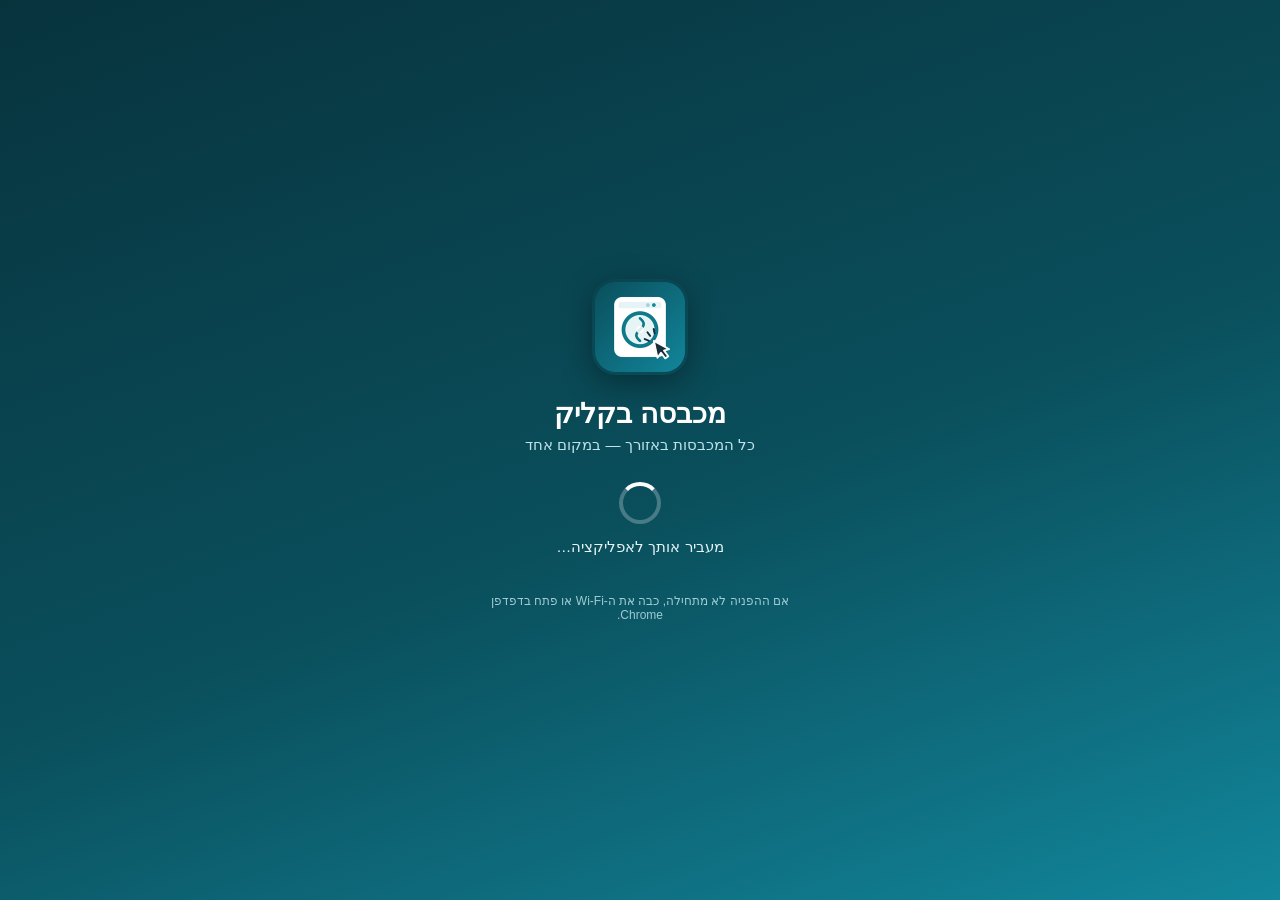
<file: index.html>
<!DOCTYPE html>
<html lang="he" dir="rtl">
<head>
<meta charset="utf-8">
<meta name="viewport" content="width=device-width, initial-scale=1, viewport-fit=cover">
<title>מכבסה בקליק</title>
<meta name="theme-color" content="#0a4f5c">
<link rel="manifest" href="manifest.webmanifest">
<link rel="icon" type="image/svg+xml" href="favicon.svg">
<link rel="icon" type="image/png" sizes="32x32" href="favicon-32.png">
<link rel="icon" href="icon-192.png">
<link rel="apple-touch-icon" href="icon-192.png">
<style>
  * { margin:0; padding:0; box-sizing:border-box; }
  body {
    font-family: "Heebo", "Segoe UI", Arial, sans-serif;
    min-height: 100vh; display:flex; align-items:center; justify-content:center;
    background: linear-gradient(160deg, #07333d 0%, #0a4f5c 55%, #12869b 100%);
    color:#fff; text-align:center; padding:24px;
  }
  .card { max-width:340px; width:100%; }
  img.logo { width:96px; height:96px; border-radius:24px; box-shadow:0 8px 30px rgba(0,0,0,.35); }
  h1 { font-size:28px; font-weight:800; margin:18px 0 6px; }
  p.sub { color:#bfe3ea; font-size:15px; margin-bottom:28px; }
  .spinner {
    width:42px; height:42px; margin:0 auto 14px;
    border:4px solid rgba(255,255,255,.25); border-top-color:#fff;
    border-radius:50%; animation:spin 1s linear infinite;
  }
  @keyframes spin { to { transform:rotate(360deg); } }
  #status { font-size:15px; color:#e6f4f6; min-height:22px; }
  a.btn {
    display:none; margin:22px auto 0; padding:12px 28px; border-radius:999px;
    background:#fff; color:#0a4f5c; font-weight:700; font-size:16px; text-decoration:none;
  }
  a.btn.show { display:inline-block; }
  p.note { margin-top:34px; font-size:12px; color:#9ecbd4; }
</style>
</head>
<body>
<div class="card">
  <img class="logo" src="icon-192.png" alt="מכבסה בקליק">
  <h1>מכבסה בקליק</h1>
  <p class="sub">כל המכבסות באזורך — במקום אחד</p>
  <div class="spinner" id="spinner"></div>
  <div id="status">מעביר אותך לאפליקציה…</div>
  <a class="btn" id="open" href="https://laundry-marketplace-ay5h.onrender.com/">פתח את האפליקציה</a>
  <p class="note">אם ההפניה לא מתחילה, כבה את ה-Wi‑Fi או פתח בדפדפן Chrome.</p>
</div>
<script>
(function(){
  var APP = 'https://laundry-marketplace-ay5h.onrender.com/';
  var statusEl = document.getElementById('status');
  var btn = document.getElementById('open');
  var start = Date.now();
  var redirected = false;

  function go(){ if (redirected) return; redirected = true; location.replace(APP); }

  function tick(){
    var elapsed = (Date.now() - start) / 1000;
    if (elapsed > 8 && elapsed <= 40) statusEl.textContent = 'האפליקציה מתעוררת, עוד רגע…';
    if (elapsed > 40) { statusEl.textContent = 'לוקח יותר זמן מהרגיל'; btn.classList.add('show'); }
  }

  function ping(){
    fetch(APP + 'healthz', { mode: 'no-cors', cache: 'no-store' })
      .then(go)
      .catch(function(){ setTimeout(ping, 4000); });
  }

  // השרת החינמי מחזיק את הבקשה עד שהאפליקציה ערה — ברגע שיש מענה, מפנים.
  ping();
  setInterval(tick, 1000);
  // גיבוי: גם אם ה-ping נתקע, מפנים אחרי 60 שניות — דף ההעלאה של Render יטפל בשאר.
  setTimeout(go, 60000);
})();
</script>
</body>
</html>
</file>
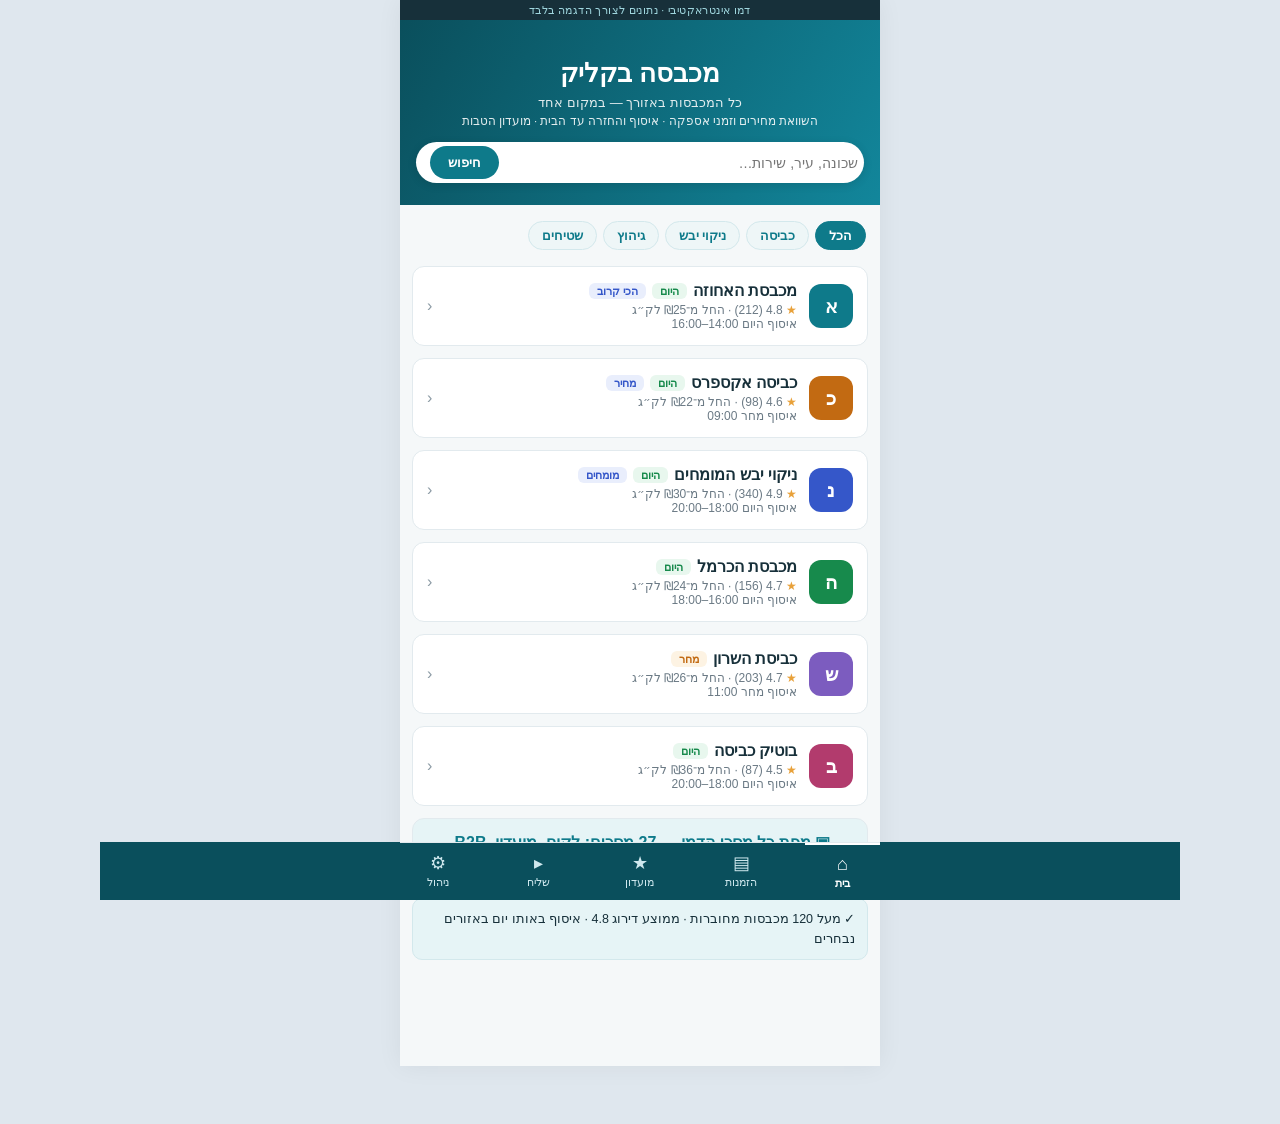
<file: prototype/index.html>
<!DOCTYPE html>
<html lang="he" dir="rtl">
<head>
<meta charset="utf-8">
<meta name="viewport" content="width=device-width, initial-scale=1, viewport-fit=cover">
<title>מכבסה בקליק — אב-טיפוס סטטי (ארכיון)</title>
<meta name="theme-color" content="#0a4f5c">
<link rel="icon" type="image/svg+xml" href="../favicon.svg">
<link rel="icon" type="image/png" sizes="32x32" href="../favicon-32.png">
<link rel="icon" href="../icon-192.png">
<link rel="apple-touch-icon" href="../icon-192.png">
<link rel="stylesheet" href="styles.css">
</head>
<body>
<div id="app"></div>
<nav id="tabs"></nav>
<script src="app.js"></script>
</body>
</html>
</file>
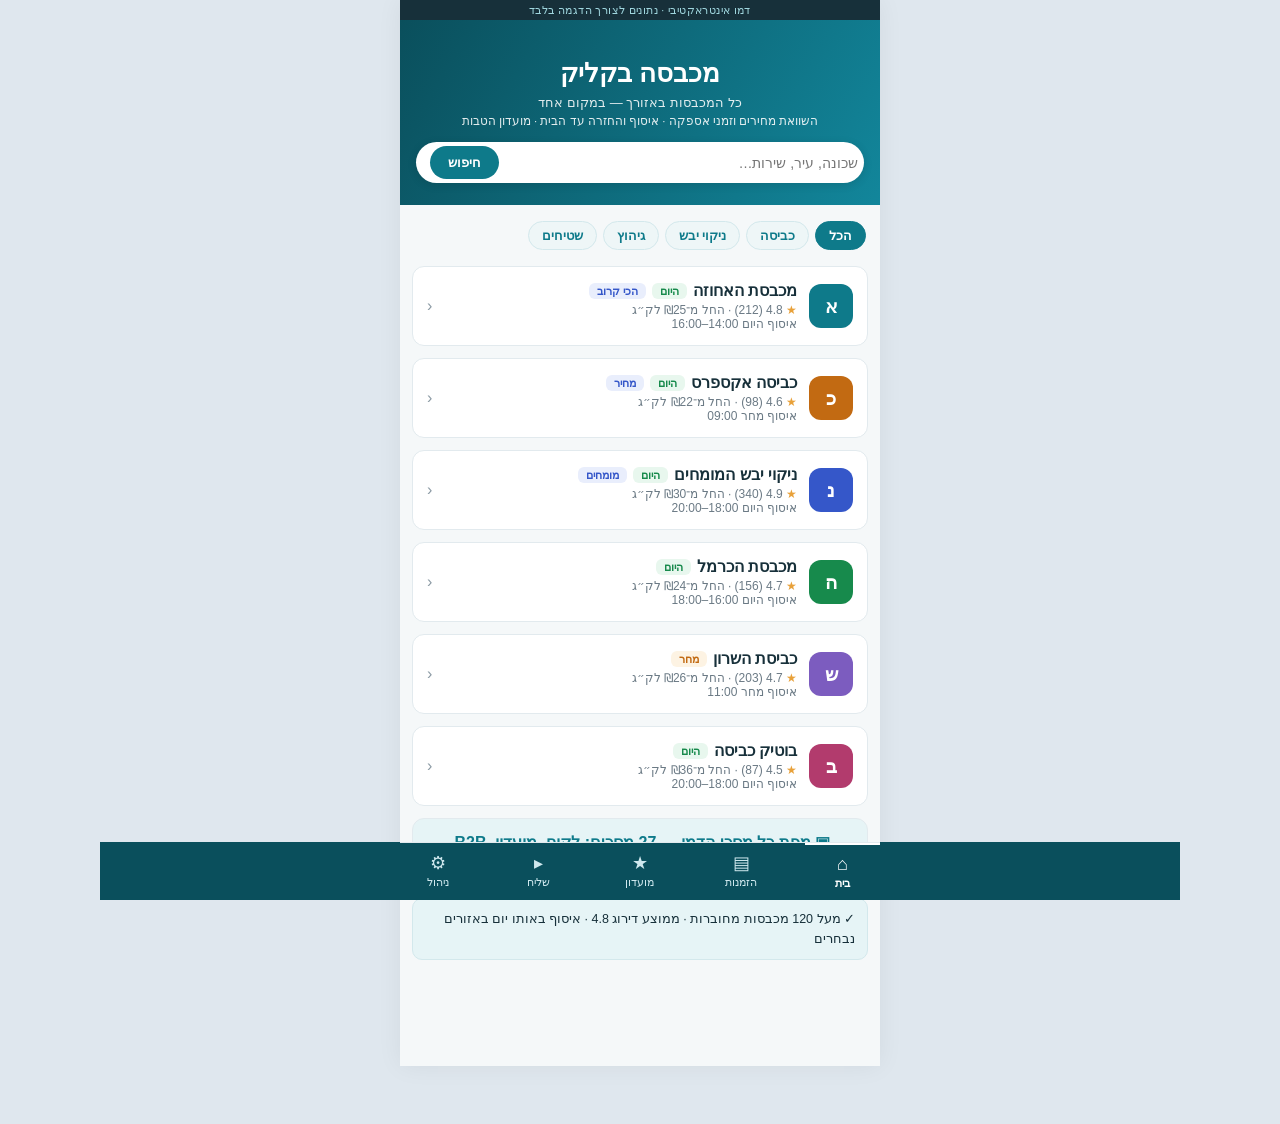
<file: 12-index.html>
<!DOCTYPE html>
<html lang="he" dir="rtl">
<head>
<meta charset="utf-8">
<meta name="viewport" content="width=device-width, initial-scale=1, viewport-fit=cover">
<title>מכבסה בקליק — דמו</title>
<meta name="theme-color" content="#0a4f5c">
<link rel="manifest" href="manifest.webmanifest">
<link rel="icon" type="image/svg+xml" href="favicon.svg">
<link rel="icon" type="image/png" sizes="32x32" href="favicon-32.png">
<link rel="icon" href="icon-192.png">
<link rel="apple-touch-icon" href="icon-192.png">
<link rel="stylesheet" href="styles.css">
</head>
<body>
<div id="app"></div>
<nav id="tabs"></nav>
<script src="app.js"></script>
</body>
</html>
</file>
<file: prototype/styles.css>
*{box-sizing:border-box;margin:0;padding:0;-webkit-tap-highlight-color:transparent}
html{direction:rtl}
body{font-family:'Noto Sans Hebrew','Segoe UI',Arial,sans-serif;background:#eef2f6;color:#17303a;min-height:100vh}
#app{max-width:480px;margin:0 auto;background:#f5f8f9;min-height:100vh;padding-bottom:86px;box-shadow:0 0 24px rgba(0,0,0,.06)}
.hdr{background:linear-gradient(120deg,#0a4f5c,#12869b);color:#fff;padding:20px 16px 22px}
.hdr h1{font-size:20px;font-weight:800}
.hdr h2{font-size:17px;font-weight:800}
.hdr p{font-size:12px;opacity:.88;margin-top:4px}
.hdr .big{font-size:26px;font-weight:800;text-align:center;padding:12px 0 2px}
.body{padding:12px 12px 20px}
.card{background:#fff;border:1px solid #e2eaee;border-radius:12px;padding:14px;margin-bottom:12px}
.row{display:flex;justify-content:space-between;align-items:center;padding:10px 0;border-bottom:1px solid #eef3f5;gap:8px}
.row:last-child{border-bottom:none}
.sec{font-size:14px;font-weight:800;margin:16px 2px 8px}
.mut{color:#6b7a85;font-size:12px}
.stars{color:#e8a13a}
.btn{display:block;width:100%;background:linear-gradient(120deg,#0a4f5c,#12869b);color:#fff;text-align:center;border:none;border-radius:12px;padding:14px;font-weight:800;font-size:15px;cursor:pointer;font-family:inherit}
.btn:active{opacity:.85}
.btn2{display:inline-block;background:#e6f4f6;color:#0e7a8a;border:1px solid #d3e8ec;border-radius:9px;padding:7px 14px;font-weight:700;font-size:12.5px;cursor:pointer;font-family:inherit}
.btn2.on{background:#0e7a8a;color:#fff;border-color:#0e7a8a}
.btn2.green{background:#e8f7ee;color:#178a4c;border-color:#cbe9d6}
.chip{display:inline-block;background:#eef6f7;color:#0e7a8a;border:1px solid #d3e8ec;border-radius:20px;padding:6px 13px;font-size:12.5px;font-weight:600;cursor:pointer;margin:0 0 6px 6px}
.chip.on{background:#0e7a8a;color:#fff;border-color:#0e7a8a}
.tag{font-size:10.5px;font-weight:700;border-radius:6px;padding:2px 8px;display:inline-block}
.tg{background:#e8f7ee;color:#178a4c}.to{background:#fdf3e3;color:#c26a12}.tb{background:#e9eefc;color:#3557c9}
.logo{display:inline-flex;align-items:center;justify-content:center;width:44px;height:44px;border-radius:12px;color:#fff;font-weight:800;font-size:19px;flex-shrink:0}
.logo.sm{width:34px;height:34px;font-size:15px;border-radius:9px}
.lcard{display:flex;gap:12px;align-items:center}
.kpis{display:flex;gap:8px;margin-bottom:12px}
.kpi{flex:1;background:#fff;border:1px solid #e2eaee;border-radius:12px;padding:10px 6px;text-align:center}
.kpi b{font-size:16px;display:block}
.bar-wrap{background:#eef3f5;border-radius:10px;height:8px;overflow:hidden;margin-top:8px}
.bar-fill{background:linear-gradient(90deg,#12869b,#0a4f5c);height:100%;transition:width .4s}
.searchbar{display:flex;gap:8px;background:#fff;border-radius:24px;padding:4px 6px 4px 14px;align-items:center;box-shadow:0 2px 10px rgba(0,0,0,.12)}
.searchbar input{flex:1;border:none;outline:none;font-family:inherit;font-size:14px;padding:8px 0;background:transparent}
.searchbar .go{background:#0e7a8a;color:#fff;border:none;border-radius:18px;padding:9px 18px;font-weight:700;font-family:inherit;cursor:pointer}
.stepper{display:inline-flex;align-items:center;gap:10px;border:1px solid #d3e8ec;border-radius:9px;padding:3px 8px}
.stepper button{border:none;background:none;color:#0e7a8a;font-size:16px;font-weight:800;cursor:pointer;padding:0 4px;font-family:inherit}
.tl{position:relative;padding-right:22px}
.tl .stop{position:relative;padding-bottom:14px}
.tl .stop:before{content:'';position:absolute;right:-19px;top:5px;width:11px;height:11px;border-radius:50%;background:#cfdde3;border:2px solid #fff;box-shadow:0 0 0 1.5px #cfdde3}
.tl .stop.done:before{background:#178a4c;box-shadow:0 0 0 1.5px #178a4c}
.tl .stop.now:before{background:#0e7a8a;box-shadow:0 0 0 1.5px #0e7a8a}
.tl .stop:after{content:'';position:absolute;right:-14px;top:20px;bottom:-2px;width:1.5px;background:#dde5ea}
.tl .stop:last-child:after{display:none}
.otp{display:flex;gap:8px;justify-content:center;direction:ltr;margin:16px 0}
.otp input{width:42px;height:48px;border:1.5px solid #d3e8ec;border-radius:10px;text-align:center;font-size:20px;font-weight:800;font-family:inherit;outline:none}
.otp input:focus{border-color:#0e7a8a}
#tabs{position:fixed;bottom:0;left:0;right:0;display:flex;justify-content:center;z-index:50}
#tabs .in{width:100%;max-width:480px;display:flex;background:#fff;border-top:1px solid #e2eaee;box-shadow:0 -2px 12px rgba(0,0,0,.06)}
#tabs a{flex:1;text-align:center;padding:9px 0 10px;font-size:11px;color:#8a99a3;text-decoration:none}
#tabs a.on{color:#0e7a8a;font-weight:700}
#tabs a .ic{font-size:18px;display:block;margin-bottom:2px}
.toast{position:fixed;bottom:96px;left:50%;transform:translateX(-50%);background:#17303a;color:#fff;padding:10px 18px;border-radius:20px;font-size:13px;z-index:99;opacity:0;transition:opacity .3s;pointer-events:none;white-space:nowrap}
.toast.show{opacity:.95}
.note{background:#e6f4f6;border:1px solid #d3e8ec;border-radius:10px;padding:10px 12px;font-size:12.5px;line-height:1.6}
.warn{background:#fdf3e3;border:1px solid #f0dfc0;border-radius:10px;padding:10px 12px;font-size:12.5px;line-height:1.6}
.demo{position:sticky;top:0;z-index:40;background:#17303a;color:#9fd6de;text-align:center;font-size:10.5px;padding:4px;letter-spacing:.4px}
@media(min-width:481px){.demo{border-radius:0}}
/* desktop */
@media(min-width:900px){
 body{max-width:1080px;margin:0 auto;background:#dfe7ee}
 .body{max-width:1080px}
 .body .card{max-width:none}
 .kpis{max-width:none}
 #tabs .in{position:static;background:transparent;box-shadow:none;justify-content:center;gap:26px}
 #tabs{position:sticky;top:0;z-index:9;background:#0a4f5c}
 #tabs a{color:#cfe8ee}#tabs a.on{color:#fff;border-top:2px solid #fff}
}
</file>
<file: styles.css>
*{box-sizing:border-box;margin:0;padding:0;-webkit-tap-highlight-color:transparent}
html{direction:rtl}
body{font-family:'Noto Sans Hebrew','Segoe UI',Arial,sans-serif;background:#eef2f6;color:#17303a;min-height:100vh}
#app{max-width:480px;margin:0 auto;background:#f5f8f9;min-height:100vh;padding-bottom:86px;box-shadow:0 0 24px rgba(0,0,0,.06)}
.hdr{background:linear-gradient(120deg,#0a4f5c,#12869b);color:#fff;padding:20px 16px 22px}
.hdr h1{font-size:20px;font-weight:800}
.hdr h2{font-size:17px;font-weight:800}
.hdr p{font-size:12px;opacity:.88;margin-top:4px}
.hdr .big{font-size:26px;font-weight:800;text-align:center;padding:12px 0 2px}
.body{padding:12px 12px 20px}
.card{background:#fff;border:1px solid #e2eaee;border-radius:12px;padding:14px;margin-bottom:12px}
.row{display:flex;justify-content:space-between;align-items:center;padding:10px 0;border-bottom:1px solid #eef3f5;gap:8px}
.row:last-child{border-bottom:none}
.sec{font-size:14px;font-weight:800;margin:16px 2px 8px}
.mut{color:#6b7a85;font-size:12px}
.stars{color:#e8a13a}
.btn{display:block;width:100%;background:linear-gradient(120deg,#0a4f5c,#12869b);color:#fff;text-align:center;border:none;border-radius:12px;padding:14px;font-weight:800;font-size:15px;cursor:pointer;font-family:inherit}
.btn:active{opacity:.85}
.btn2{display:inline-block;background:#e6f4f6;color:#0e7a8a;border:1px solid #d3e8ec;border-radius:9px;padding:7px 14px;font-weight:700;font-size:12.5px;cursor:pointer;font-family:inherit}
.btn2.on{background:#0e7a8a;color:#fff;border-color:#0e7a8a}
.btn2.green{background:#e8f7ee;color:#178a4c;border-color:#cbe9d6}
.chip{display:inline-block;background:#eef6f7;color:#0e7a8a;border:1px solid #d3e8ec;border-radius:20px;padding:6px 13px;font-size:12.5px;font-weight:600;cursor:pointer;margin:0 0 6px 6px}
.chip.on{background:#0e7a8a;color:#fff;border-color:#0e7a8a}
.tag{font-size:10.5px;font-weight:700;border-radius:6px;padding:2px 8px;display:inline-block}
.tg{background:#e8f7ee;color:#178a4c}.to{background:#fdf3e3;color:#c26a12}.tb{background:#e9eefc;color:#3557c9}
.logo{display:inline-flex;align-items:center;justify-content:center;width:44px;height:44px;border-radius:12px;color:#fff;font-weight:800;font-size:19px;flex-shrink:0}
.logo.sm{width:34px;height:34px;font-size:15px;border-radius:9px}
.lcard{display:flex;gap:12px;align-items:center}
.kpis{display:flex;gap:8px;margin-bottom:12px}
.kpi{flex:1;background:#fff;border:1px solid #e2eaee;border-radius:12px;padding:10px 6px;text-align:center}
.kpi b{font-size:16px;display:block}
.bar-wrap{background:#eef3f5;border-radius:10px;height:8px;overflow:hidden;margin-top:8px}
.bar-fill{background:linear-gradient(90deg,#12869b,#0a4f5c);height:100%;transition:width .4s}
.searchbar{display:flex;gap:8px;background:#fff;border-radius:24px;padding:4px 6px 4px 14px;align-items:center;box-shadow:0 2px 10px rgba(0,0,0,.12)}
.searchbar input{flex:1;border:none;outline:none;font-family:inherit;font-size:14px;padding:8px 0;background:transparent}
.searchbar .go{background:#0e7a8a;color:#fff;border:none;border-radius:18px;padding:9px 18px;font-weight:700;font-family:inherit;cursor:pointer}
.stepper{display:inline-flex;align-items:center;gap:10px;border:1px solid #d3e8ec;border-radius:9px;padding:3px 8px}
.stepper button{border:none;background:none;color:#0e7a8a;font-size:16px;font-weight:800;cursor:pointer;padding:0 4px;font-family:inherit}
.tl{position:relative;padding-right:22px}
.tl .stop{position:relative;padding-bottom:14px}
.tl .stop:before{content:'';position:absolute;right:-19px;top:5px;width:11px;height:11px;border-radius:50%;background:#cfdde3;border:2px solid #fff;box-shadow:0 0 0 1.5px #cfdde3}
.tl .stop.done:before{background:#178a4c;box-shadow:0 0 0 1.5px #178a4c}
.tl .stop.now:before{background:#0e7a8a;box-shadow:0 0 0 1.5px #0e7a8a}
.tl .stop:after{content:'';position:absolute;right:-14px;top:20px;bottom:-2px;width:1.5px;background:#dde5ea}
.tl .stop:last-child:after{display:none}
.otp{display:flex;gap:8px;justify-content:center;direction:ltr;margin:16px 0}
.otp input{width:42px;height:48px;border:1.5px solid #d3e8ec;border-radius:10px;text-align:center;font-size:20px;font-weight:800;font-family:inherit;outline:none}
.otp input:focus{border-color:#0e7a8a}
#tabs{position:fixed;bottom:0;left:0;right:0;display:flex;justify-content:center;z-index:50}
#tabs .in{width:100%;max-width:480px;display:flex;background:#fff;border-top:1px solid #e2eaee;box-shadow:0 -2px 12px rgba(0,0,0,.06)}
#tabs a{flex:1;text-align:center;padding:9px 0 10px;font-size:11px;color:#8a99a3;text-decoration:none}
#tabs a.on{color:#0e7a8a;font-weight:700}
#tabs a .ic{font-size:18px;display:block;margin-bottom:2px}
.toast{position:fixed;bottom:96px;left:50%;transform:translateX(-50%);background:#17303a;color:#fff;padding:10px 18px;border-radius:20px;font-size:13px;z-index:99;opacity:0;transition:opacity .3s;pointer-events:none;white-space:nowrap}
.toast.show{opacity:.95}
.note{background:#e6f4f6;border:1px solid #d3e8ec;border-radius:10px;padding:10px 12px;font-size:12.5px;line-height:1.6}
.warn{background:#fdf3e3;border:1px solid #f0dfc0;border-radius:10px;padding:10px 12px;font-size:12.5px;line-height:1.6}
.demo{position:sticky;top:0;z-index:40;background:#17303a;color:#9fd6de;text-align:center;font-size:10.5px;padding:4px;letter-spacing:.4px}
@media(min-width:481px){.demo{border-radius:0}}
/* desktop */
@media(min-width:900px){
 body{max-width:1080px;margin:0 auto;background:#dfe7ee}
 .body{max-width:1080px}
 .body .card{max-width:none}
 .kpis{max-width:none}
 #tabs .in{position:static;background:transparent;box-shadow:none;justify-content:center;gap:26px}
 #tabs{position:sticky;top:0;z-index:9;background:#0a4f5c}
 #tabs a{color:#cfe8ee}#tabs a.on{color:#fff;border-top:2px solid #fff}
}
</file>
